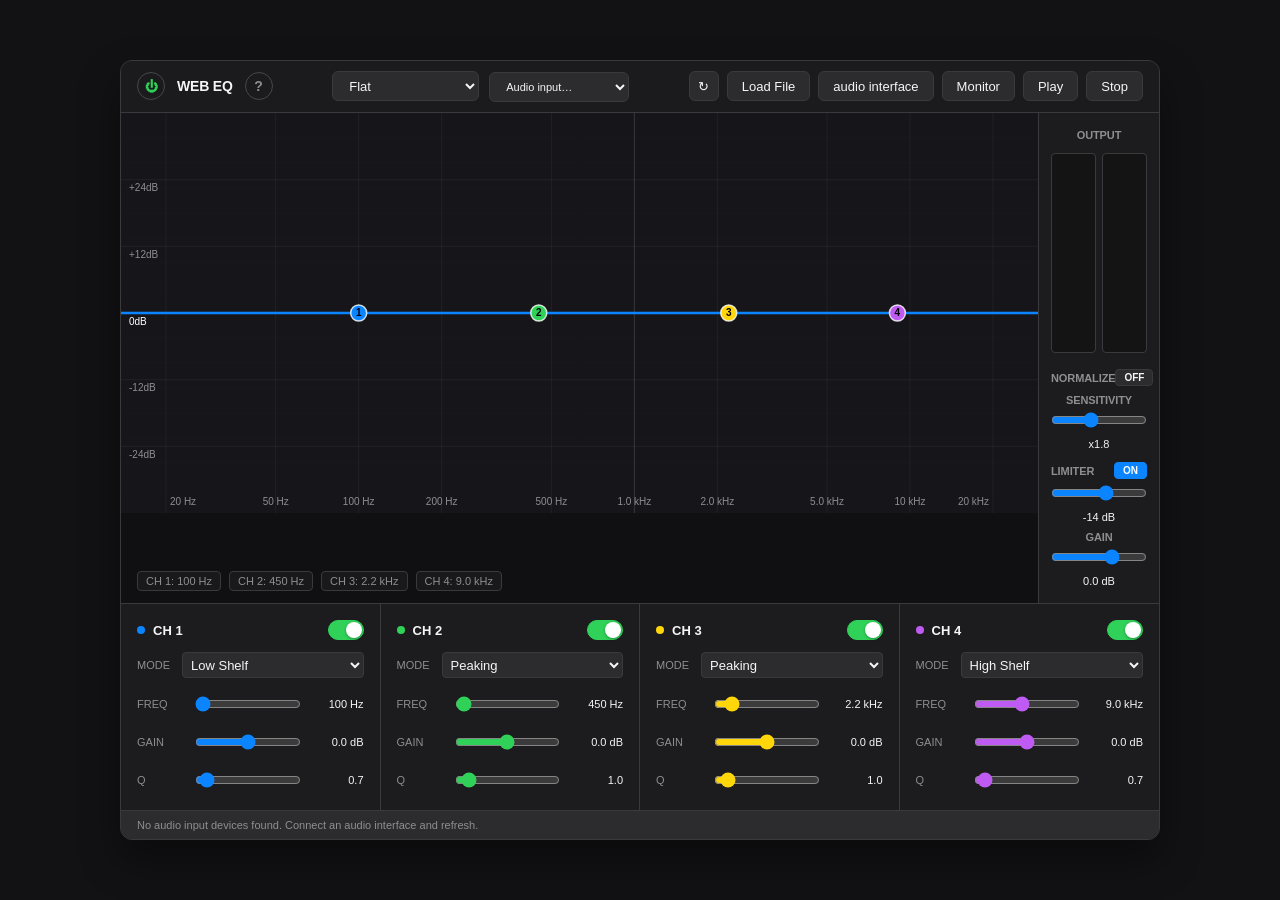
<file: index.html>
﻿<!DOCTYPE html>
<html lang="ja">
<head>
  <meta http-equiv="Content-Type" content="text/html; charset=UTF-8">
  <meta name="viewport" content="width=device-width, initial-scale=1.0, viewport-fit=cover">
  <title>WEB上で使えるイコライザー　WEB EQ Controller</title>
  <meta name="description" content="インストールの必要なし！ブラウザ上でyoutubeの動画や音楽、音声ファイルやPCのシステム音声をリアルタイムに調整・可視化できる、無料の高性能Webイコライザー（WEB EQ）です。重低音強化やボーカル強調のプリセットも完備。">
  <meta name="google-site-verification" content="O4bu69EbOHojM_zJ1Ljj85fGA71X43yEXnDJC61VNgg" />
  <link rel="stylesheet" href="css/studio-eq.css">
</head>
<body>

  <main class="eq-shell" aria-label="Professional Audio Equalizer">
    <section class="topbar">
      <div class="brand">
        <button class="power" id="power" title="Bypass">⏻</button>
        <div class="title">WEB EQ </div>
        <button class="help-button" id="helpOpen" type="button" title="使い方ガイド" aria-haspopup="dialog" aria-controls="helpDialog">?</button>
      </div>
      <div class="preset">
        <select id="preset" title="Preset">
          <option value="flat">Flat</option>
          <option value="vocal">Vocal Presence</option>
          <option value="bass">Tight Bass</option>
          <option value="mix">Mix Polish</option>
          <option value="air">Air Lift</option>
          <option value="deepcut">Deep Cut Test</option>
          <option value="telephone">Telephone Check</option>
        </select>
        <select id="audioInputDevice" class="device-select" title="Audio interface / input device">
          <option value="">Audio input…</option>
        </select>
      </div>
      <div class="transport">
        <input class="file-input-hidden" id="file" type="file" accept="audio/*,.mp3,.m4a,.wav,.flac,.ogg,.aac,.aiff,.webm" title="Audio file">
        <button class="icon-button compact" id="refreshInputs" type="button" title="Refresh audio input devices">↻</button>
        <button class="icon-button file-button" id="loadFile" type="button" title="Load audio file from device">Load File</button>
        <button class="icon-button input-button" id="liveInput" type="button" title="Live input from audio interface">audio interface</button>
        <button class="icon-button monitor-button" id="monitor" title="PC audio monitor">Monitor</button>
        <button class="icon-button" id="play" title="Play / Pause">Play</button>
        <button class="icon-button" id="stop" title="Stop">Stop</button>
      </div>
    </section>

    <section class="main">
      <div class="graph-wrap">
        <canvas id="graph" width="1280" height="588" tabindex="0"></canvas>
        <div class="readout" id="readout"></div>
      </div>
      <aside class="meter-panel">
        <div class="meter-label">OUTPUT</div>
        <div class="meters">
          <div class="meter"><div class="meter-fill" id="meterL"></div></div>
          <div class="meter"><div class="meter-fill" id="meterR"></div></div>
        </div>
        <div class="output">
          <div class="value-group">
            <div class="limit-row">
              <div class="meter-label">NORMALIZE</div>
              <button class="limit-toggle" id="normalizeToggle">OFF</button>
            </div>
          </div>
          <div class="value-group">
            <div class="meter-label">SENSITIVITY</div>
            <input id="eqSensitivity" type="range" min="1" max="3" step="0.1" value="1.8">
            <div class="value" id="eqSensitivityText">x1.8</div>
          </div>
          <div class="value-group">
            <div class="limit-row">
              <div class="meter-label">LIMITER</div>
              <button class="limit-toggle active-on" id="limiterToggle">ON</button>
            </div>
            <input id="limiterThreshold" type="range" min="-30" max="-3" step="1" value="-14">
            <div class="value" id="limiterText">-14 dB</div>
          </div>
          <div class="value-group">
            <div class="meter-label">GAIN</div>
            <input id="outputGain" type="range" min="-24" max="12" step="0.1" value="0">
            <div class="value" id="outputText">0.0 dB</div>
          </div>
        </div>
      </aside>
    </section>

    <section class="bands" id="bands"></section>
    
    <div class="status" id="status">Load File / Live In / Monitor から音源を選んでください。Live In は接続中のオーディオインターフェース入力に対応します。</div>
  </main>

  <div class="help-backdrop" id="helpBackdrop" aria-hidden="true">
    <div class="help-dialog" id="helpDialog" role="dialog" aria-modal="true" aria-labelledby="helpTitle">
      <div class="help-header">
        <h2 id="helpTitle">WEB EQ 使い方ガイド</h2>
        <button class="help-close" id="helpClose" type="button" title="閉じる" aria-label="閉じる">×</button>
      </div>
      <div class="help-body">
        <div class="help-tip">
          <strong>はじめに：</strong> 音源の入力方法は3種類あります。Load File（ファイル再生）、audio interface（オーディオIF入力）、Monitor（PCシステム音声）。いずれか1つだけが同時に動作します。
        </div>

        <section class="help-section">
          <h3>音源の選び方</h3>
          <ul>
            <li><strong>Load File</strong> — スマホ・PC内の音楽ファイル（MP3 / M4A / WAV など）を読み込みます。ファイル選択後、<strong>Play</strong> で再生開始、<strong>Stop</strong> で停止します。</li>
            <li><strong>↻（更新）</strong> — 接続中の入力デバイス一覧を更新します。初回はブラウザのマイク許可が必要です。</li>
            <li><strong>Audio input…</strong> — オーディオインターフェースなど、使用する入力デバイスを選びます。</li>
            <li><strong>audio interface</strong> — 選んだ入力から楽器などのライブ音をリアルタイムで EQ に通します。接続中は <strong>Disconnect</strong> 表示になります。ヘッドホン使用を推奨します。</li>
            <li><strong>Monitor</strong> — PC のシステム音声（ブラウザなど）をキャプチャして EQ に通します。画面共有ダイアログで「システム音声を共有」を有効にしてください（PC・Chrome / Edge 向け）。</li>
          </ul>
        </section>

        <section class="help-section">
          <h3>プリセット（Preset）</h3>
          <p>上部の Preset ドロップダウンから、あらかじめ用意された EQ 設定を読み込めます。</p>
          <ul>
            <li><strong>Flat</strong> — フラット（基準）</li>
            <li><strong>Vocal Presence</strong> — ボーカルを前に出す</li>
            <li><strong>Tight Bass</strong> — タイトな低音</li>
            <li><strong>Mix Polish</strong> — ミックス全体を整える</li>
            <li><strong>Air Lift</strong> — 高音・空気感を強調</li>
            <li><strong>Deep Cut Test / Telephone Check</strong> — テスト用の極端な設定</li>
          </ul>
        </section>

        <section class="help-section">
          <h3>EQ グラフ（周波数レスポンス）</h3>
          <ul>
            <li>青い曲線が、現在の EQ 設定による周波数特性です。</li>
            <li>色付きの丸（CH 1〜4）をドラッグして、周波数（左右）とゲイン（上下）を調整できます。</li>
            <li>グラフをクリックして選択後、<strong>矢印キー</strong>で微調整。Shift + 矢印キーで大きく移動します。</li>
            <li>再生中・ライブ入力中は、波形（緑）とスペクトラム（青バー）がリアルタイム表示されます。</li>
          </ul>
        </section>

        <section class="help-section">
          <h3>4バンド EQ（CH 1〜4）</h3>
          <ul>
            <li><strong>トグルスイッチ</strong> — 各バンドの ON / OFF</li>
            <li><strong>MODE</strong> — High Pass / Low Shelf / Peaking / High Shelf / Low Pass</li>
            <li><strong>FREQ</strong> — 中心周波数（20 Hz 〜 20 kHz）</li>
            <li><strong>GAIN</strong> — ブースト / カット量（-30 〜 +30 dB）</li>
            <li><strong>Q</strong> — バンドの鋭さ（値が大きいほど狭い帯域）</li>
          </ul>
        </section>

        <section class="help-section">
          <h3>出力コントロール（右パネル）</h3>
          <ul>
            <li><strong>OUTPUT メーター</strong> — 出力レベルを表示。赤くなったらクリップ（音割れ）の可能性があります。</li>
            <li><strong>NORMALIZE</strong> — 音量を自動で一定に保つ機能。ON にすると入力レベルのばらつきを抑えます。</li>
            <li><strong>SENSITIVITY</strong> — EQ 操作の感度。値を上げるとスライダー・グラフ操作の効きが強くなります。</li>
            <li><strong>LIMITER</strong> — 出力の上限を制限して音割れを防ぎます。Threshold で作動レベルを調整。</li>
            <li><strong>GAIN</strong> — 最終出力音量（-24 〜 +12 dB）</li>
          </ul>
        </section>

        <section class="help-section">
          <h3>⏻ 電源ボタン（Bypass）</h3>
          <p>EQ 処理をバイパスし、音源をそのまま出力します。A/B 比較（EQ あり / なし）に使えます。OFF 状態ではグラフの曲線がグレー表示になります。</p>
        </section>

        <section class="help-section">
          <h3>おすすめの使い方</h3>
          <ul>
            <li><strong>スマホ</strong> — Load File で曲を読み込み → Play → プリセットや EQ で調整</li>
            <li><strong>楽器・マイク</strong> — オーディオ IF を接続 → ↻ でデバイス更新 → 入力選択 → audio interface</li>
            <li><strong>PC の音</strong> — Monitor でシステム音声をキャプチャ → EQ で調整</li>
          </ul>
          <p>下部のステータスバーに、現在の状態やエラーメッセージが表示されます。</p>
        </section>
      </div>
    </div>
  </div>
  <script src="js/config.js"></script>
  <script src="js/state.js"></script>
  <script src="js/dom.js"></script>
  <script src="js/graph.js"></script>
  <script src="js/audio.js"></script>
  <script src="js/app.js"></script>
</body>
</html>
</file>
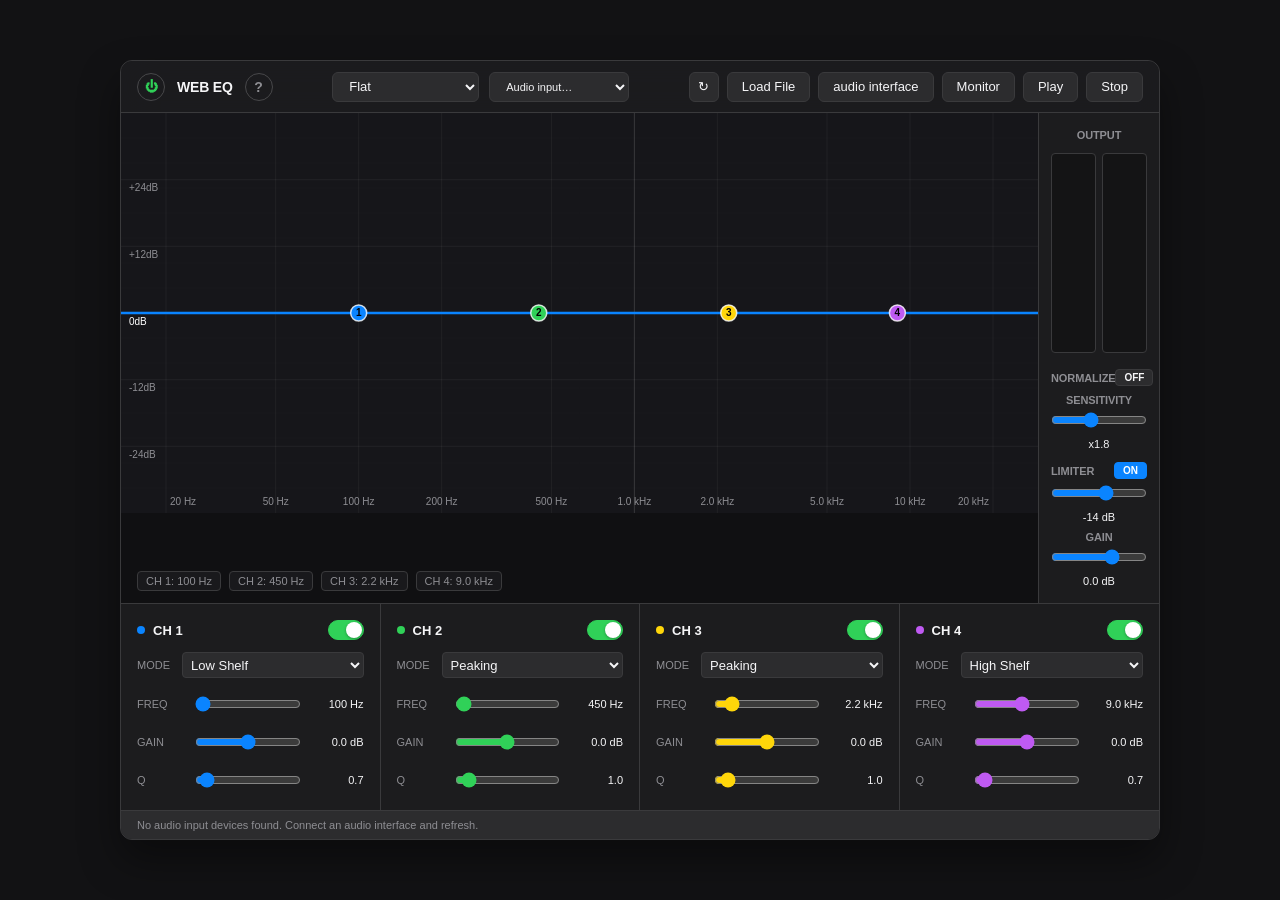
<file: index.html.html>
﻿<!DOCTYPE html>
<html lang="ja">
<head>
  <meta http-equiv="Content-Type" content="text/html; charset=UTF-8">
  <meta name="viewport" content="width=device-width, initial-scale=1.0, viewport-fit=cover">
  <title>WEB上で使えるイコライザー　WEB EQ Controller</title>
  <meta name="description" content="インストールの必要なし！ブラウザ上で音楽ファイルやPCのシステム音声をリアルタイムに調整・可視化できる、無料の高性能Webイコライザー（WEB EQ）です。重低音強化やボーカル強調のプリセットも完備。">
  <meta name="google-site-verification" content="O4bu69EbOHojM_zJ1Ljj85fGA71X43yEXnDJC61VNgg" />
  <link rel="stylesheet" href="css/studio-eq.css">
</head>
<body>

  <main class="eq-shell" aria-label="Professional Audio Equalizer">
    <section class="topbar">
      <div class="brand">
        <button class="power" id="power" title="Bypass">⏻</button>
        <div class="title">WEB EQ </div>
        <button class="help-button" id="helpOpen" type="button" title="使い方ガイド" aria-haspopup="dialog" aria-controls="helpDialog">?</button>
      </div>
      <div class="preset">
        <select id="preset" title="Preset">
          <option value="flat">Flat</option>
          <option value="vocal">Vocal Presence</option>
          <option value="bass">Tight Bass</option>
          <option value="mix">Mix Polish</option>
          <option value="air">Air Lift</option>
          <option value="deepcut">Deep Cut Test</option>
          <option value="telephone">Telephone Check</option>
        </select>
        <select id="audioInputDevice" class="device-select" title="Audio interface / input device">
          <option value="">Audio input…</option>
        </select>
      </div>
      <div class="transport">
        <input class="file-input-hidden" id="file" type="file" accept="audio/*,.mp3,.m4a,.wav,.flac,.ogg,.aac,.aiff,.webm" title="Audio file">
        <button class="icon-button compact" id="refreshInputs" type="button" title="Refresh audio input devices">↻</button>
        <button class="icon-button file-button" id="loadFile" type="button" title="Load audio file from device">Load File</button>
        <button class="icon-button input-button" id="liveInput" type="button" title="Live input from audio interface">audio interface</button>
        <button class="icon-button monitor-button" id="monitor" title="PC audio monitor">Monitor</button>
        <button class="icon-button" id="play" title="Play / Pause">Play</button>
        <button class="icon-button" id="stop" title="Stop">Stop</button>
      </div>
    </section>

    <section class="main">
      <div class="graph-wrap">
        <canvas id="graph" width="1280" height="588" tabindex="0"></canvas>
        <div class="readout" id="readout"></div>
      </div>
      <aside class="meter-panel">
        <div class="meter-label">OUTPUT</div>
        <div class="meters">
          <div class="meter"><div class="meter-fill" id="meterL"></div></div>
          <div class="meter"><div class="meter-fill" id="meterR"></div></div>
        </div>
        <div class="output">
          <div class="value-group">
            <div class="limit-row">
              <div class="meter-label">NORMALIZE</div>
              <button class="limit-toggle" id="normalizeToggle">OFF</button>
            </div>
          </div>
          <div class="value-group">
            <div class="meter-label">SENSITIVITY</div>
            <input id="eqSensitivity" type="range" min="1" max="3" step="0.1" value="1.8">
            <div class="value" id="eqSensitivityText">x1.8</div>
          </div>
          <div class="value-group">
            <div class="limit-row">
              <div class="meter-label">LIMITER</div>
              <button class="limit-toggle active-on" id="limiterToggle">ON</button>
            </div>
            <input id="limiterThreshold" type="range" min="-30" max="-3" step="1" value="-14">
            <div class="value" id="limiterText">-14 dB</div>
          </div>
          <div class="value-group">
            <div class="meter-label">GAIN</div>
            <input id="outputGain" type="range" min="-24" max="12" step="0.1" value="0">
            <div class="value" id="outputText">0.0 dB</div>
          </div>
        </div>
      </aside>
    </section>

    <section class="bands" id="bands"></section>
    
    <div class="status" id="status">Load File / Live In / Monitor から音源を選んでください。Live In は接続中のオーディオインターフェース入力に対応します。</div>
  </main>

  <div class="help-backdrop" id="helpBackdrop" aria-hidden="true">
    <div class="help-dialog" id="helpDialog" role="dialog" aria-modal="true" aria-labelledby="helpTitle">
      <div class="help-header">
        <h2 id="helpTitle">WEB EQ 使い方ガイド</h2>
        <button class="help-close" id="helpClose" type="button" title="閉じる" aria-label="閉じる">×</button>
      </div>
      <div class="help-body">
        <div class="help-tip">
          <strong>はじめに：</strong> 音源の入力方法は3種類あります。Load File（ファイル再生）、audio interface（オーディオIF入力）、Monitor（PCシステム音声）。いずれか1つだけが同時に動作します。
        </div>

        <section class="help-section">
          <h3>音源の選び方</h3>
          <ul>
            <li><strong>Load File</strong> — スマホ・PC内の音楽ファイル（MP3 / M4A / WAV など）を読み込みます。ファイル選択後、<strong>Play</strong> で再生開始、<strong>Stop</strong> で停止します。</li>
            <li><strong>↻（更新）</strong> — 接続中の入力デバイス一覧を更新します。初回はブラウザのマイク許可が必要です。</li>
            <li><strong>Audio input…</strong> — オーディオインターフェースなど、使用する入力デバイスを選びます。</li>
            <li><strong>audio interface</strong> — 選んだ入力から楽器などのライブ音をリアルタイムで EQ に通します。接続中は <strong>Disconnect</strong> 表示になります。ヘッドホン使用を推奨します。</li>
            <li><strong>Monitor</strong> — PC のシステム音声（ブラウザ・DAW など）をキャプチャして EQ に通します。画面共有ダイアログで「システム音声を共有」を有効にしてください（PC・Chrome / Edge 向け）。</li>
          </ul>
        </section>

        <section class="help-section">
          <h3>プリセット（Preset）</h3>
          <p>上部の Preset ドロップダウンから、あらかじめ用意された EQ 設定を読み込めます。</p>
          <ul>
            <li><strong>Flat</strong> — フラット（基準）</li>
            <li><strong>Vocal Presence</strong> — ボーカルを前に出す</li>
            <li><strong>Tight Bass</strong> — タイトな低音</li>
            <li><strong>Mix Polish</strong> — ミックス全体を整える</li>
            <li><strong>Air Lift</strong> — 高音・空気感を強調</li>
            <li><strong>Deep Cut Test / Telephone Check</strong> — テスト用の極端な設定</li>
          </ul>
        </section>

        <section class="help-section">
          <h3>EQ グラフ（周波数レスポンス）</h3>
          <ul>
            <li>青い曲線が、現在の EQ 設定による周波数特性です。</li>
            <li>色付きの丸（CH 1〜4）をドラッグして、周波数（左右）とゲイン（上下）を調整できます。</li>
            <li>グラフをクリックして選択後、<strong>矢印キー</strong>で微調整。Shift + 矢印キーで大きく移動します。</li>
            <li>再生中・ライブ入力中は、波形（緑）とスペクトラム（青バー）がリアルタイム表示されます。</li>
          </ul>
        </section>

        <section class="help-section">
          <h3>4バンド EQ（CH 1〜4）</h3>
          <ul>
            <li><strong>トグルスイッチ</strong> — 各バンドの ON / OFF</li>
            <li><strong>MODE</strong> — High Pass / Low Shelf / Peaking / High Shelf / Low Pass</li>
            <li><strong>FREQ</strong> — 中心周波数（20 Hz 〜 20 kHz）</li>
            <li><strong>GAIN</strong> — ブースト / カット量（-30 〜 +30 dB）</li>
            <li><strong>Q</strong> — バンドの鋭さ（値が大きいほど狭い帯域）</li>
          </ul>
        </section>

        <section class="help-section">
          <h3>出力コントロール（右パネル）</h3>
          <ul>
            <li><strong>OUTPUT メーター</strong> — 出力レベルを表示。赤くなったらクリップ（音割れ）の可能性があります。</li>
            <li><strong>NORMALIZE</strong> — 音量を自動で一定に保つ機能。ON にすると入力レベルのばらつきを抑えます。</li>
            <li><strong>SENSITIVITY</strong> — EQ 操作の感度。値を上げるとスライダー・グラフ操作の効きが強くなります。</li>
            <li><strong>LIMITER</strong> — 出力の上限を制限して音割れを防ぎます。Threshold で作動レベルを調整。</li>
            <li><strong>GAIN</strong> — 最終出力音量（-24 〜 +12 dB）</li>
          </ul>
        </section>

        <section class="help-section">
          <h3>⏻ 電源ボタン（Bypass）</h3>
          <p>EQ 処理をバイパスし、音源をそのまま出力します。A/B 比較（EQ あり / なし）に使えます。OFF 状態ではグラフの曲線がグレー表示になります。</p>
        </section>

        <section class="help-section">
          <h3>おすすめの使い方</h3>
          <ul>
            <li><strong>スマホ</strong> — Load File で曲を読み込み → Play → プリセットや EQ で調整</li>
            <li><strong>楽器・マイク</strong> — オーディオ IF を接続 → ↻ でデバイス更新 → 入力選択 → audio interface</li>
            <li><strong>PC の音</strong> — Monitor でシステム音声をキャプチャ → EQ で調整</li>
          </ul>
          <p>下部のステータスバーに、現在の状態やエラーメッセージが表示されます。</p>
        </section>
      </div>
    </div>
  </div>
  <script src="js/config.js"></script>
  <script src="js/state.js"></script>
  <script src="js/dom.js"></script>
  <script src="js/graph.js"></script>
  <script src="js/audio.js"></script>
  <script src="js/app.js"></script>
</body>
</html>
</file>
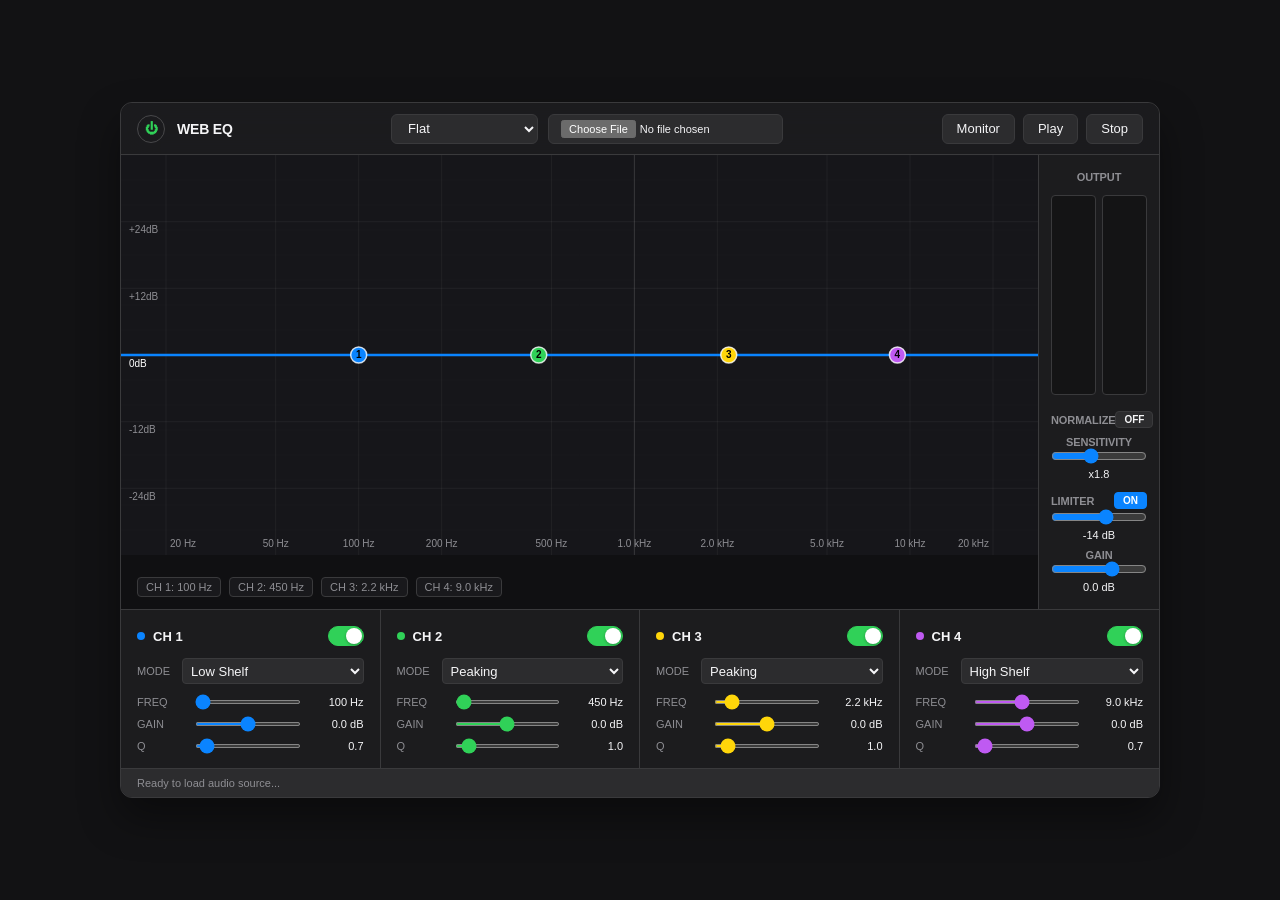
<file: Studio EQ - copy.html>
<!DOCTYPE html>
<html lang="ja">
<head>
  <meta http-equiv="Content-Type" content="text/html; charset=UTF-8">
  <meta name="viewport" content="width=device-width, initial-scale=1.0, viewport-fit=cover">
  <title>Pro EQ Controller</title>
  <style>
    :root {
      color-scheme: dark;
      --bg: #121214;
      --panel: #1c1c1e;
      --panel-secondary: #2c2c2e;
      --border: #3a3a3c;
      --border-light: #48484a;
      --text: #f5f5f7;
      --text-muted: #8e8e93;
      
      /* Apple風の上品で洗練されたカラーパレット */
      --accent: #0a84ff;       /* Apple Blue */
      --accent-disabled: #3a3a3c;
      --green: #30d158;        /* Apple Green */
      --amber: #ffd60a;        /* Apple Yellow */
      --red: #ff453a;          /* Apple Red */
      --violet: #bf5af2;       /* Apple Purple */
    }

    * {
      box-sizing: border-box;
      margin: 0;
      padding: 0;
    }

    body {
      min-height: 100vh;
      background-color: var(--bg);
      color: var(--text);
      font-family: -apple-system, BlinkMacSystemFont, "Segoe UI", Roboto, "Helvetica Neue", Arial, sans-serif;
      display: grid;
      place-items: center;
      padding: max(16px, env(safe-area-inset-top)) max(16px, env(safe-area-inset-right)) max(16px, env(safe-area-inset-bottom)) max(16px, env(safe-area-inset-left));
      -webkit-font-smoothing: antialiased;
    }

    button, select, input {
      font-family: inherit;
      font-size: 13px;
      outline: none;
    }

    /* メインコンテナ */
    .eq-shell {
      width: 100%;
      max-width: 1040px;
      background-color: var(--panel);
      border: 1px solid var(--border);
      border-radius: 12px;
      box-shadow: 0 20px 40px rgba(0, 0, 0, 0.4);
      overflow: hidden;
    }

    /* トップヘッダーバー */
    .topbar {
      height: 52px;
      display: grid;
      grid-template-columns: auto 1fr auto;
      align-items: center;
      gap: 16px;
      padding: 0 16px;
      background-color: rgba(28, 28, 30, 0.8);
      border-bottom: 1px solid var(--border);
      backdrop-filter: blur(20px);
      -webkit-backdrop-filter: blur(20px);
    }

    .brand {
      display: flex;
      align-items: center;
      gap: 12px;
    }

    /* 電源ボタン */
    .power {
      width: 28px;
      height: 28px;
      border: 1px solid var(--border-light);
      border-radius: 50%;
      color: var(--green);
      background: transparent;
      display: grid;
      place-items: center;
      cursor: pointer;
      font-weight: 600;
      transition: all 0.2s ease;
    }
    .power:hover {
      background-color: rgba(48, 209, 88, 0.1);
      border-color: var(--green);
    }
    .power.off {
      color: var(--text-muted);
      border-color: var(--border);
    }
    .power.off:hover {
      background-color: rgba(255, 255, 255, 0.05);
    }

    .title {
      font-size: 14px;
      font-weight: 600;
      color: var(--text);
      letter-spacing: -0.2px;
    }

    /* プリセット・ファイルセクション */
    .preset {
      display: flex;
      align-items: center;
      gap: 10px;
      justify-content: center;
    }

    .preset select,
    .file-input {
      height: 30px;
      color: var(--text);
      background-color: var(--panel-secondary);
      border: 1px solid var(--border);
      border-radius: 6px;
      padding: 0 12px;
      cursor: pointer;
      transition: border-color 0.15s ease;
    }
    .preset select:hover,
    .file-input:hover {
      border-color: var(--border-light);
    }
    .preset select:focus {
      border-color: var(--accent);
    }

    .file-input {
      max-width: 240px;
      font-size: 11px;
      padding-top: 5px;
    }

    /* トランスポートボタン */
    .transport {
      display: flex;
      align-items: center;
      gap: 8px;
    }

    .icon-button {
      height: 30px;
      padding: 0 14px;
      border: 1px solid var(--border);
      border-radius: 6px;
      color: var(--text);
      background-color: var(--panel-secondary);
      cursor: pointer;
      font-weight: 500;
      display: inline-flex;
      align-items: center;
      justify-content: center;
      transition: all 0.15s ease;
    }
    .icon-button:hover {
      background-color: var(--border);
    }
    .icon-button:active {
      transform: scale(0.98);
    }

    .monitor-button.active {
      color: #fff;
      background-color: var(--accent);
      border-color: var(--accent);
    }

    /* メインコンテンツエリア */
    .main {
      display: grid;
      grid-template-columns: 1fr 120px;
      background-color: #0a0a0c;
    }

    /* グラフ周り */
    .graph-wrap {
      position: relative;
      background-color: #101012;
      border-right: 1px solid var(--border);
    }

    canvas {
      display: block;
      width: 100%;
      height: 400px;
      touch-action: none;
      outline: none;
    }

    .readout {
      position: absolute;
      left: 16px;
      bottom: 12px;
      right: 16px;
      display: flex;
      flex-wrap: wrap;
      gap: 8px;
      pointer-events: none;
    }

    .pill {
      background: rgba(28, 28, 30, 0.85);
      border: 1px solid var(--border);
      border-radius: 4px;
      padding: 3px 8px;
      font-size: 11px;
      color: var(--text-muted);
    }

    /* 右側ボリュームメーター・マスターセクション */
    .meter-panel {
      background-color: var(--panel);
      display: flex;
      flex-direction: column;
      gap: 12px;
      padding: 16px 12px;
    }

    .meter-label {
      color: var(--text-muted);
      font-size: 11px;
      font-weight: 600;
      text-align: center;
      letter-spacing: -0.1px;
    }

    .meters {
      display: grid;
      grid-template-columns: 1fr 1fr;
      gap: 6px;
      flex-grow: 1;
      min-height: 200px;
    }

    .meter {
      position: relative;
      background-color: rgba(0, 0, 0, 0.3);
      border: 1px solid var(--border);
      border-radius: 4px;
      overflow: hidden;
    }

    .meter-fill {
      position: absolute;
      left: 0;
      right: 0;
      bottom: 0;
      height: 0%;
      /* デフォルトカラー：0dB未満はCubase風の鮮やかなグリーン〜イエロー系 */
      background: linear-gradient(to top, #2ce65e, #e6c82c 85%);
      transition: height .05s linear;
    }
    
    /* 0dBオーバー時（クリップ）に適用されるクラス */
    .meter-fill.clip {
      background: linear-gradient(to top, #2ce65e, #e6c82c 75%, var(--red));
    }

    .output {
      display: flex;
      flex-direction: column;
      gap: 8px;
    }

    .output input[type="range"] {
      width: 100%;
      accent-color: var(--accent);
    }

    .limit-row {
      display: flex;
      align-items: center;
      justify-content: space-between;
      margin-top: 4px;
    }

    .limit-toggle {
      padding: 2px 8px;
      border: 1px solid var(--border);
      border-radius: 4px;
      color: var(--text);
      background-color: var(--panel-secondary);
      cursor: pointer;
      font-size: 10px;
      font-weight: 600;
    }
    .limit-toggle.active-on {
      background-color: var(--accent);
      border-color: var(--accent);
      color: white;
    }

    .output .value {
      font-size: 11px;
      color: var(--text);
      text-align: center;
      font-weight: 500;
    }

    /* 下部：4つのバンド操作セクション */
    .bands {
      display: grid;
      grid-template-columns: repeat(4, 1fr);
      border-top: 1px solid var(--border);
      background-color: var(--panel);
    }

    .band {
      border-right: 1px solid var(--border);
      padding: 16px;
      display: flex;
      flex-direction: column;
      gap: 12px;
    }
    .band:last-child {
      border-right: 0;
    }

    .band-head {
      display: flex;
      align-items: center;
      justify-content: space-between;
    }

    .band-name {
      display: flex;
      align-items: center;
      gap: 8px;
      font-weight: 600;
      font-size: 13px;
    }

    .dot {
      width: 8px;
      height: 8px;
      border-radius: 50%;
    }

    /* シンプルなApple風スイッチトグル */
    .band-toggle {
      width: 36px;
      height: 20px;
      border-radius: 10px;
      background-color: rgba(255, 255, 255, 0.1);
      border: 1px solid var(--border);
      cursor: pointer;
      position: relative;
      transition: background-color 0.2s ease;
    }
    .band-toggle::after {
      content: "";
      position: absolute;
      width: 16px;
      height: 16px;
      left: 1px;
      top: 1px;
      border-radius: 50%;
      background-color: #fff;
      box-shadow: 0 1px 3px rgba(0,0,0,0.3);
      transition: transform 0.2s ease;
    }
    .band-toggle.on {
      background-color: var(--green);
      border-color: var(--green);
    }
    .band-toggle.on::after {
      transform: translateX(16px);
    }

    .type-row {
      display: grid;
      grid-template-columns: auto 1fr;
      gap: 12px;
      align-items: center;
      font-size: 11px;
      color: var(--text-muted);
    }
    .type-row select {
      height: 26px;
      background-color: var(--panel-secondary);
      border: 1px solid var(--border);
      border-radius: 4px;
      color: var(--text);
      padding: 0 4px;
    }

    .control-grid {
      display: flex;
      flex-direction: column;
      gap: 10px;
    }

    .knob-cell {
      display: grid;
      grid-template-columns: 50px 1fr 55px;
      align-items: center;
      gap: 8px;
    }
    .knob-cell label {
      font-size: 11px;
      color: var(--text-muted);
      font-weight: 500;
    }
    .knob-cell .slider {
      width: 100%;
      height: 4px;
      border-radius: 2px;
      background-color: rgba(255, 255, 255, 0.1);
      accent-color: var(--knob-color);
      cursor: pointer;
    }
    .knob-cell .value {
      font-size: 11px;
      color: var(--text);
      text-align: right;
      font-weight: 500;
    }

    /* 最下部ステータスバー */
    .status {
      padding: 8px 16px;
      color: var(--text-muted);
      font-size: 11px;
      background-color: var(--panel-secondary);
      border-top: 1px solid var(--border);
    }

    /* レスポンシブ設計 */
    @media (max-width: 860px) {
      body { padding: 12px; }
      .topbar { grid-template-columns: 1fr; height: auto; padding: 12px; gap: 12px; }
      .preset { flex-direction: column; align-items: stretch; width: 100%; }
      .file-input { max-width: 100%; }
      .transport { justify-content: center; width: 100%; }
      .main { grid-template-columns: 1fr; }
      .graph-wrap { border-right: 0; border-bottom: 1px solid var(--border); }
      canvas { height: 300px; }
      .meter-panel { flex-direction: row; align-items: center; justify-content: space-between; }
      .meters { min-height: 40px; height: 40px; width: 140px; grid-template-columns: 1fr; grid-template-rows: 1fr 1fr; flex-grow: 0; }
      .meter-fill { top: 0; bottom: 0; width: 0%; height: auto; background: linear-gradient(to right, #2ce65e, #e6c82c 85%); }
      .meter-fill.clip { background: linear-gradient(to right, #2ce65e, #e6c82c 75%, var(--red)); }
      .output { flex-direction: row; flex-grow: 1; align-items: center; justify-content: space-around; gap: 12px; }
      .bands { grid-template-columns: repeat(2, 1fr); }
    }

    @media (max-width: 540px) {
      .bands { grid-template-columns: 1fr; }
    }
  </style>
</head>
<body>

  <main class="eq-shell" aria-label="Professional Audio Equalizer">
    <section class="topbar">
      <div class="brand">
        <button class="power" id="power" title="Bypass">⏻</button>
        <div class="title">WEB EQ </div>
      </div>
      <div class="preset">
        <select id="preset" title="Preset">
          <option value="flat">Flat</option>
          <option value="vocal">Vocal Presence</option>
          <option value="bass">Tight Bass</option>
          <option value="mix">Mix Polish</option>
          <option value="air">Air Lift</option>
          <option value="deepcut">Deep Cut Test</option>
          <option value="telephone">Telephone Check</option>
        </select>
        <input class="file-input" id="file" type="file" accept="audio/*" title="Audio file">
      </div>
      <div class="transport">
        <button class="icon-button monitor-button" id="monitor" title="PC audio monitor">Monitor</button>
        <button class="icon-button" id="play" title="Play / Pause">Play</button>
        <button class="icon-button" id="stop" title="Stop">Stop</button>
      </div>
    </section>

    <section class="main">
      <div class="graph-wrap">
        <canvas id="graph" width="1280" height="588" tabindex="0"></canvas>
        <div class="readout" id="readout"></div>
      </div>
      <aside class="meter-panel">
        <div class="meter-label">OUTPUT</div>
        <div class="meters">
          <div class="meter"><div class="meter-fill" id="meterL"></div></div>
          <div class="meter"><div class="meter-fill" id="meterR"></div></div>
        </div>
        <div class="output">
          <div class="value-group">
            <div class="limit-row">
              <div class="meter-label">NORMALIZE</div>
              <button class="limit-toggle" id="normalizeToggle">OFF</button>
            </div>
          </div>
          <div class="value-group">
            <div class="meter-label">SENSITIVITY</div>
            <input id="eqSensitivity" type="range" min="1" max="3" step="0.1" value="1.8">
            <div class="value" id="eqSensitivityText">x1.8</div>
          </div>
          <div class="value-group">
            <div class="limit-row">
              <div class="meter-label">LIMITER</div>
              <button class="limit-toggle active-on" id="limiterToggle">ON</button>
            </div>
            <input id="limiterThreshold" type="range" min="-30" max="-3" step="1" value="-14">
            <div class="value" id="limiterText">-14 dB</div>
          </div>
          <div class="value-group">
            <div class="meter-label">GAIN</div>
            <input id="outputGain" type="range" min="-24" max="12" step="0.1" value="0">
            <div class="value" id="outputText">0.0 dB</div>
          </div>
        </div>
      </aside>
    </section>

    <section class="bands" id="bands"></section>
    
    <div class="status" id="status">Ready to load audio source...</div>
  </main>

  <script>
    const colors = ["#0a84ff", "#30d158", "#ffd60a", "#bf5af2"];
    const presets = {
      flat: [
        { on: true, type: "lowshelf", freq: 100, gain: 0, q: .7 },
        { on: true, type: "peaking", freq: 450, gain: 0, q: 1 },
        { on: true, type: "peaking", freq: 2200, gain: 0, q: 1 },
        { on: true, type: "highshelf", freq: 9000, gain: 0, q: .7 }
      ],
      vocal: [
        { on: true, type: "highpass", freq: 85, gain: 0, q: .8 },
        { on: true, type: "peaking", freq: 280, gain: -2.5, q: 1.15 },
        { on: true, type: "peaking", freq: 3200, gain: 3.2, q: 1.05 },
        { on: true, type: "highshelf", freq: 10500, gain: 2.1, q: .7 }
      ],
      bass: [
        { on: true, type: "highpass", freq: 38, gain: 0, q: .7 },
        { on: true, type: "peaking", freq: 78, gain: 3.4, q: .9 },
        { on: true, type: "peaking", freq: 260, gain: -3.1, q: 1.1 },
        { on: true, type: "highshelf", freq: 6200, gain: 1, q: .7 }
      ],
      mix: [
        { on: true, type: "lowshelf", freq: 90, gain: 1.2, q: .7 },
        { on: true, type: "peaking", freq: 380, gain: -1.8, q: 1.2 },
        { on: true, type: "peaking", freq: 2600, gain: 1.4, q: .9 },
        { on: true, type: "highshelf", freq: 11800, gain: 1.8, q: .7 }
      ],
      air: [
        { on: true, type: "lowshelf", freq: 120, gain: -1, q: .7 },
        { on: true, type: "peaking", freq: 700, gain: -.8, q: 1 },
        { on: true, type: "peaking", freq: 4500, gain: 1.8, q: .85 },
        { on: true, type: "highshelf", freq: 13000, gain: 4.4, q: .65 }
      ],
      deepcut: [
        { on: true, type: "lowshelf", freq: 120, gain: 8, q: .7 },
        { on: true, type: "peaking", freq: 500, gain: -12, q: 1.8 },
        { on: true, type: "peaking", freq: 3000, gain: 9, q: 1.3 },
        { on: true, type: "highshelf", freq: 9000, gain: 7, q: .7 }
      ],
      telephone: [
        { on: true, type: "highpass", freq: 320, gain: 0, q: 1.1 },
        { on: true, type: "peaking", freq: 900, gain: 5, q: 1.6 },
        { on: true, type: "peaking", freq: 2600, gain: 6, q: 1.4 },
        { on: true, type: "lowpass", freq: 3600, gain: 0, q: 1.1 }
      ]
    };

    let bands = JSON.parse(JSON.stringify(presets.flat));
    let audioContext;
    let sourceNode;
    let buffer;
    let startedAt = 0;
    let pausedAt = 0;
    let playing = false;
    let analyser;
    let masterGain;
    let limiter;
    let filters = [];
    let dragging = null;
    let selectedBandIndex = 0;
    let bypass = false;
    let limiterOn = true;
    let monitorStream;
    let monitorSource;
    let monitoring = false;
    let liveDraw = false;

    // ノーマライズ用変数
    let normalizeOn = false;
    let normalizeGainNode;
    let normalizeProcessor;
    let currentNormalizeGain = 1.0;
    const targetRMS = 0.15; // ターゲットとなる音量の基準値

    // 【改善】左右の余白（パディング）を設定して文字見切れを防ぐ
    const GRAPH_PADDING_X = 45; 

    const graph = document.getElementById("graph");
    const ctx = graph.getContext("2d");
    const bandPanel = document.getElementById("bands");
    const readout = document.getElementById("readout");
    const status = document.getElementById("status");
    const monitorButton = document.getElementById("monitor");
    const playButton = document.getElementById("play");
    const stopButton = document.getElementById("stop");
    const powerButton = document.getElementById("power");
    const meterL = document.getElementById("meterL");
    const meterR = document.getElementById("meterR");
    const eqSensitivity = document.getElementById("eqSensitivity");
    const eqSensitivityText = document.getElementById("eqSensitivityText");
    const limiterToggle = document.getElementById("limiterToggle");
    const limiterThreshold = document.getElementById("limiterThreshold");
    const limiterText = document.getElementById("limiterText");
    const outputGain = document.getElementById("outputGain");
    const outputText = document.getElementById("outputText");
    const normalizeToggle = document.getElementById("normalizeToggle");

    function freqToX(freq) {
      const min = Math.log10(20);
      const max = Math.log10(20000);
      const innerWidth = graph.width - (GRAPH_PADDING_X * 2);
      const pct = (Math.log10(freq) - min) / (max - min);
      return GRAPH_PADDING_X + (pct * innerWidth);
    }

    function xToFreq(x) {
      const min = Math.log10(20);
      const max = Math.log10(20000);
      const innerWidth = graph.width - (GRAPH_PADDING_X * 2);
      const pct = (x - GRAPH_PADDING_X) / innerWidth;
      const safePct = Math.max(0, Math.min(1, pct));
      return 10 ** (min + safePct * (max - min));
    }

    function gainToY(gain) {
      return graph.height * (.5 - effectiveGain(gain) / 72);
    }

    function yToGain(y) {
      const gain = ((.5 - y / graph.height) * 72) / Number(eqSensitivity.value);
      return Math.max(-30, Math.min(30, gain));
    }

    function effectiveGain(gain) {
      return gain * Number(eqSensitivity.value);
    }

    function dbToGain(db) {
      return 10 ** (db / 20);
    }

    function formatFreq(freq) {
      return freq >= 1000 ? `${(freq / 1000).toFixed(freq < 10000 ? 1 : 0)} kHz` : `${Math.round(freq)} Hz`;
    }

    function setupCanvas() {
      const rect = graph.getBoundingClientRect();
      const ratio = window.devicePixelRatio || 1;
      graph.width = Math.max(640, Math.round(rect.width * ratio));
      graph.height = Math.round(rect.height * ratio);
      ctx.setTransform(ratio, 0, 0, ratio, 0, 0);
      draw();
    }

    function graphSize() {
      return { w: graph.width / (window.devicePixelRatio || 1), h: graph.height / (window.devicePixelRatio || 1) };
    }

    function responseAt(freq, band) {
      if (!band.on) return 0;
      if (band.type === "highpass") {
        const ratio = freq / band.freq;
        return -24 / (1 + ratio ** (band.q * 5));
      }
      if (band.type === "lowpass") {
        const ratio = band.freq / freq;
        return -24 / (1 + ratio ** (band.q * 5));
      }
      if (band.type === "lowshelf") {
        return effectiveGain(band.gain) / (1 + (freq / band.freq) ** 2);
      }
      if (band.type === "highshelf") {
        return effectiveGain(band.gain) / (1 + (band.freq / freq) ** 2);
      }
      const oct = Math.log2(freq / band.freq);
      return effectiveGain(band.gain) * Math.exp(-0.5 * (oct * band.q * 1.7) ** 2);
    }

    function drawGrid(w, h) {
      ctx.clearRect(0, 0, w, h);
      ctx.fillStyle = "#16161a";
      ctx.fillRect(0, 0, w, h);

      // 細かい背景グリッド
      ctx.strokeStyle = "rgba(255, 255, 255, 0.02)";
      ctx.lineWidth = 0.5;
      for(let gx=0; gx<w; gx+=25) {
        ctx.beginPath(); ctx.moveTo(gx, 0); ctx.lineTo(gx, h); ctx.stroke();
      }
      for(let gy=0; gy<h; gy+=25) {
        ctx.beginPath(); ctx.moveTo(0, gy); ctx.lineTo(w, gy); ctx.stroke();
      }

      // 周波数垂直線線の描画
      const freqs = [20, 50, 100, 200, 500, 1000, 2000, 5000, 10000, 20000];
      ctx.font = "10px -apple-system, sans-serif";
      ctx.textBaseline = "top";
      freqs.forEach(freq => {
        const x = freqToX(freq) / (window.devicePixelRatio || 1);
        ctx.strokeStyle = freq === 1000 ? "rgba(255, 255, 255, 0.15)" : "rgba(255, 255, 255, 0.05)";
        ctx.lineWidth = 1;
        ctx.beginPath(); ctx.moveTo(x, 0); ctx.lineTo(x, h); ctx.stroke();
        
        ctx.fillStyle = "#8e8e93";
        ctx.textAlign = (freq === 20) ? "left" : (freq === 20000) ? "right" : "center";
        const textOffsetX = (freq === 20) ? 4 : (freq === 20000) ? -4 : 0;
        ctx.fillText(formatFreq(freq), x + textOffsetX, h - 16);
      });

      // dB水平線の描画
      [-24, -12, 0, 12, 24].forEach(gain => {
        const y = h * (.5 - gain / 72);
        ctx.strokeStyle = gain === 0 ? "rgba(255, 255, 255, 0.2)" : "rgba(255, 255, 255, 0.05)";
        ctx.lineWidth = 1;
        ctx.beginPath(); ctx.moveTo(0, y); ctx.lineTo(w, y); ctx.stroke();
        
        ctx.fillStyle = gain === 0 ? "#fff" : "#8e8e93";
        ctx.textAlign = "left";
        ctx.fillText(`${gain > 0 ? "+" : ""}${gain}dB`, 8, y + 4);
      });
    }

    function drawLiveAnalysis(w, h) {
      if (!analyser || (!monitoring && !playing)) return;

      const spectrum = new Uint8Array(analyser.frequencyBinCount);
      analyser.getByteFrequencyData(spectrum);
      ctx.save();
      
      // パディング内の描画領域制限
      const padX = GRAPH_PADDING_X / (window.devicePixelRatio || 1);
      const innerW = w - (padX * 2);

      // 背景バーアナライザー
      ctx.globalAlpha = .12;
      ctx.fillStyle = "#0a84ff";
      const bars = 64;
      const step = Math.max(1, Math.floor(spectrum.length / bars));
      const barWidth = innerW / bars;
      for (let i = 0; i < bars; i++) {
        let peak = 0;
        for (let j = 0; j < step; j++) peak = Math.max(peak, spectrum[i * step + j] || 0);
        const barHeight = (peak / 255) * h * .5;
        ctx.fillRect(padX + (i * barWidth), h - barHeight, Math.max(1, barWidth - 1), barHeight);
      }

      // 波形リアルタイムライン
      const wave = new Uint8Array(analyser.fftSize);
      analyser.getByteTimeDomainData(wave);
      ctx.globalAlpha = .75;
      ctx.lineWidth = 2.5;
      ctx.strokeStyle = "#0a84ff";
      ctx.beginPath();
      for (let i = 0; i < wave.length; i++) {
        const x = padX + (i / (wave.length - 1)) * innerW;
        const y = h * .5 + ((wave[i] - 128) / 128) * h * .2;
        if (i === 0) ctx.moveTo(x, y);
        else ctx.lineTo(x, y);
      }
      ctx.stroke();
      ctx.restore();
    }

    function draw() {
      const { w, h } = graphSize();
      drawGrid(w, h);
      drawLiveAnalysis(w, h);

      const points = [];
      const pixelWidth = w * (window.devicePixelRatio || 1);
      for (let i = 0; i <= pixelWidth; i++) {
        const freq = xToFreq(i);
        const gain = bands.reduce((sum, band) => sum + responseAt(freq, band), 0);
        points.push([i / (window.devicePixelRatio || 1), h * (.5 - Math.max(-36, Math.min(36, gain)) / 72)]);
      }

      ctx.lineWidth = 2.5;
      ctx.strokeStyle = bypass ? "#48484a" : "#0a84ff";
      ctx.beginPath();
      points.forEach(([x, y], i) => i ? ctx.lineTo(x, y) : ctx.moveTo(x, y));
      ctx.stroke();

      bands.forEach((band, index) => {
        const x = freqToX(band.freq) / (window.devicePixelRatio || 1);
        const y = h * (.5 - (band.type.includes("pass") ? 0 : effectiveGain(band.gain)) / 72);
        
        ctx.fillStyle = band.on ? colors[index] : "#3a3a3c";
        
        if (selectedBandIndex === index && document.activeElement === graph) {
          ctx.strokeStyle = "#ffffff";
          ctx.lineWidth = 3.0;
        } else {
          ctx.strokeStyle = "rgba(255, 255, 255, 0.8)";
          ctx.lineWidth = 1.5;
        }
        
        ctx.beginPath();
        const radius = (dragging === index || (selectedBandIndex === index && document.activeElement === graph)) ? 11 : 8;
        ctx.arc(x, y, radius, 0, Math.PI * 2);
        ctx.fill();
        ctx.stroke();
        
        ctx.fillStyle = (band.type === "flat" || !band.on) ? "#fff" : "#000";
        if (!band.on) ctx.fillStyle = "#fff";
        ctx.font = "600 10px -apple-system, sans-serif";
        ctx.textAlign = "center";
        ctx.textBaseline = "middle";
        ctx.fillText(String(index + 1), x, y);
      });
    }

    function syncSliders(bandIdx) {
      const band = bands[bandIdx];
      const panelGroup = bandPanel.children[bandIdx];
      if (!panelGroup) return;
      const fSlider = panelGroup.querySelector(`[data-field="freq"]`);
      const gSlider = panelGroup.querySelector(`[data-field="gain"]`);
      if (fSlider) fSlider.value = band.freq;
      if (gSlider) gSlider.value = band.gain;
    }

    function renderBands() {
      bandPanel.innerHTML = "";
      bands.forEach((band, index) => {
        const el = document.createElement("article");
        el.className = "band";
        el.style.setProperty("--knob-color", colors[index]);
        el.innerHTML = `
          <div class="band-head">
            <div class="band-name">
              <span class="dot" style="background:${colors[index]}"></span>
              CH ${index + 1}
            </div>
            <button class="band-toggle ${band.on ? "on" : ""}" title="Toggle band" data-band="${index}" data-action="toggle"></button>
          </div>
          <div class="type-row">
            <span>MODE</span>
            <select data-band="${index}" data-field="type">
              <option value="highpass">High Pass</option>
              <option value="lowshelf">Low Shelf</option>
              <option value="peaking">Peaking</option>
              <option value="highshelf">High Shelf</option>
              <option value="lowpass">Low Pass</option>
            </select>
          </div>
          <div class="control-grid">
            ${sliderMarkup(index, "freq", "FREQ", 20, 20000, band.freq)}
            ${sliderMarkup(index, "gain", "GAIN", -30, 30, band.gain)}
            ${sliderMarkup(index, "q", "Q", .2, 12, band.q)}
          </div>
        `;
        bandPanel.appendChild(el);
        el.querySelector("select").value = band.type;
      });
      updateTexts();
    }

    function sliderMarkup(index, field, label, min, max, value) {
      const step = field === "freq" ? 1 : .1;
      return `
        <div class="knob-cell">
          <label>${label}</label>
          <input class="slider" type="range" min="${min}" max="${max}" step="${step}" value="${value}" data-band="${index}" data-field="${field}">
          <div class="value" id="value-${index}-${field}"></div>
        </div>
      `;
    }

    function updateTexts() {
      bands.forEach((band, index) => {
        document.getElementById(`value-${index}-freq`).textContent = formatFreq(band.freq);
        document.getElementById(`value-${index}-gain`).textContent = band.type.includes("pass") ? "--" : `${band.gain > 0 ? "+" : ""}${band.gain.toFixed(1)} dB`;
        document.getElementById(`value-${index}-q`).textContent = band.q.toFixed(1);
      });
      outputText.textContent = `${Number(outputGain.value).toFixed(1)} dB`;
      eqSensitivityText.textContent = `x${Number(eqSensitivity.value).toFixed(1)}`;
      limiterText.textContent = limiterOn ? `${Number(limiterThreshold.value).toFixed(0)} dB` : "Off";
      readout.innerHTML = bands.map((band, i) => `<span class="pill">CH ${i + 1}: ${band.on ? formatFreq(band.freq) : "Off"}</span>`).join("");
    }

    function ensureAudio() {
      if (audioContext) return;
      audioContext = new AudioContext();
      analyser = audioContext.createAnalyser();
      analyser.fftSize = 1024;
      masterGain = audioContext.createGain();
      
      // ノーマライズ用GainNodeとProcessorの初期化
      normalizeGainNode = audioContext.createGain();
      normalizeProcessor = audioContext.createScriptProcessor(2048, 1, 1);
      normalizeProcessor.onaudioprocess = function(e) {
        const input = e.inputBuffer.getChannelData(0);
        if (!normalizeOn) {
          currentNormalizeGain = 1.0;
          normalizeGainNode.gain.setValueAtTime(1.0, audioContext.currentTime);
          return;
        }
        let sum = 0;
        for (let i = 0; i < input.length; i++) {
          sum += input[i] * input[i];
        }
        const rms = Math.sqrt(sum / input.length);
        if (rms > 0.01) {
          const targetGain = targetRMS / rms;
          // 急激な音量変化を防ぐため、滑らかに追従(ローパスフィルタ処理)
          currentNormalizeGain += (targetGain - currentNormalizeGain) * 0.05;
          // 極端な増幅をクリップ（最大4倍、最小0.2倍までに制限）
          currentNormalizeGain = Math.max(0.2, Math.min(4.0, currentNormalizeGain));
        }
        normalizeGainNode.gain.setValueAtTime(currentNormalizeGain, audioContext.currentTime);
      };

      limiter = audioContext.createDynamicsCompressor();
      limiter.knee.value = 3;
      limiter.ratio.value = 20;
      limiter.attack.value = .003;
      limiter.release.value = .22;
      
      // ルーティング構築: masterGain -> normalizeGainNode -> limiter -> analyser -> destination
      masterGain.connect(normalizeGainNode);
      normalizeGainNode.connect(limiter);
      limiter.connect(analyser);
      analyser.connect(audioContext.destination);

      // 音量解析用にmasterGainからProcessorへも接続
      masterGain.connect(normalizeProcessor);
      normalizeProcessor.connect(audioContext.destination);

      applyLimiter();
      applyOutputGain();
      rebuildFilters();
    }

    function rebuildFilters() {
      if (!audioContext) return;
      filters = bands.map(band => {
        const filter = audioContext.createBiquadFilter();
        filter.type = band.on && !bypass ? band.type : "allpass";
        filter.frequency.value = band.freq;
        filter.gain.value = effectiveGain(band.gain);
        filter.Q.value = band.q;
        return filter;
      });
    }

    function wireSource(node) {
      if (bypass) {
        node.connect(masterGain);
        return;
      }
      let current = node;
      filters.forEach(filter => {
        current.connect(filter);
        current = filter;
      });
      current.connect(masterGain);
    }

    function wireMonitorSource(node) {
      if (bypass) {
        node.connect(masterGain);
        return;
      }
      let current = node;
      filters.forEach(filter => {
        current.connect(filter);
        current = filter;
      });
      current.connect(masterGain);
    }

    function updateAudioParams() {
      if (!audioContext || filters.length !== bands.length) return;
      bands.forEach((band, i) => {
        const filter = filters[i];
        filter.type = band.on && !bypass ? band.type : "allpass";
        filter.frequency.setTargetAtTime(band.freq, audioContext.currentTime, .015);
        filter.gain.setTargetAtTime(effectiveGain(band.gain), audioContext.currentTime, .015);
        filter.Q.setTargetAtTime(band.q, audioContext.currentTime, .015);
      });
      applyOutputGain();
    }

    function applyOutputGain() {
      if (!masterGain || !audioContext) return;
      masterGain.gain.setTargetAtTime(dbToGain(Number(outputGain.value)), audioContext.currentTime, .01);
    }

    function applyLimiter() {
      if (!limiter || !audioContext) return;
      const now = audioContext.currentTime;
      limiter.threshold.setTargetAtTime(limiterOn ? Number(limiterThreshold.value) : 0, now, .01);
      limiter.knee.setTargetAtTime(limiterOn ? 3 : 0, now, .01);
      limiter.ratio.setTargetAtTime(limiterOn ? 20 : 1, now, .01);
      limiter.attack.setTargetAtTime(limiterOn ? .003 : .02, now, .01);
      limiter.release.setTargetAtTime(limiterOn ? .22 : .08, now, .01);
    }

    async function startMonitor() {
      if (!navigator.mediaDevices?.getDisplayMedia) {
        status.textContent = "Error: System monitor not supported by this browser.";
        return;
      }
      ensureAudio();
      stop();
      try {
        monitorStream = await navigator.mediaDevices.getDisplayMedia({
          video: true,
          systemAudio: "include",
          audio: {
            echoCancellation: false,
            noiseSuppression: false,
            autoGainControl: false,
            suppressLocalAudioPlayback: true
          }
        });
      } catch (error) {
        status.textContent = "Monitoring request cancelled.";
        return;
      }

      if (!monitorStream.getAudioTracks().length) {
        monitorStream.getTracks().forEach(track => track.stop());
        monitorStream = null;
        status.textContent = "Error: Check 'Share System Audio'.";
        return;
      }

      rebuildFilters();
      monitorSource = audioContext.createMediaStreamSource(monitorStream);
      wireMonitorSource(monitorSource);
      monitoring = true;
      liveDraw = true;
      monitorButton.classList.add("active");
      monitorButton.textContent = "Disconnect";
      status.textContent = "Monitoring system audio stream...";

      monitorStream.getTracks().forEach(track => {
        track.addEventListener("ended", stopMonitor, { once: true });
      });
    }

    function stopMonitor() {
      if (monitorSource) {
        try { monitorSource.disconnect(); } catch (e) {}
      }
      if (monitorStream) monitorStream.getTracks().forEach(track => track.stop());
      monitorSource = null;
      monitorStream = null;
      monitoring = false;
      monitorButton.classList.remove("active");
      monitorButton.textContent = "Monitor";
      status.textContent = "Stream disconnected.";
      try { analyser.connect(audioContext.destination); } catch (e) {}
      draw();
    }

    function play() {
      if (!buffer) {
        status.textContent = "Please load an audio source file.";
        return;
      }
      ensureAudio();
      if (monitoring) stopMonitor();
      try { analyser.connect(audioContext.destination); } catch (e) {}
      if (playing) {
        pausedAt = audioContext.currentTime - startedAt;
        sourceNode.stop();
        playing = false;
        playButton.textContent = "Play";
        return;
      }
      sourceNode = audioContext.createBufferSource();
      sourceNode.buffer = buffer;
      rebuildFilters();
      wireSource(sourceNode);
      sourceNode.start(0, pausedAt % buffer.duration);
      startedAt = audioContext.currentTime - pausedAt;
      playing = true;
      liveDraw = true;
      playButton.textContent = "Pause";
      sourceNode.onended = () => {
        if (playing) stop();
      };
    }

    function stop() {
      if (sourceNode && playing) sourceNode.stop();
      pausedAt = 0;
      playing = false;
      playButton.textContent = "Play";
    }

    function liveVisualLoop() {
      if (liveDraw && analyser && (monitoring || playing)) draw();
      requestAnimationFrame(liveVisualLoop);
    }

    function meterLoop() {
      if (analyser) {
        const data = new Uint8Array(analyser.fftSize);
        analyser.getByteTimeDomainData(data);
        let sum = 0;
        for (const value of data) {
          const centered = (value - 128) / 128;
          sum += centered * centered;
        }
        const rms = Math.sqrt(sum / data.length);
        
        const isClipping = (rms > 0.354); 

        const pct = Math.min(100, rms * 185);
        
        if (isClipping) {
          meterL.classList.add("clip");
          meterR.classList.add("clip");
        } else {
          meterL.classList.remove("clip");
          meterR.classList.remove("clip");
        }

        if (window.matchMedia("(max-width: 860px)").matches) {
          meterL.style.width = `${pct}%`;
          meterR.style.width = `${Math.max(0, pct - 4)}%`;
          meterL.style.height = "auto";
          meterR.style.height = "auto";
        } else {
          meterL.style.height = `${pct}%`;
          meterR.style.height = `${Math.max(0, pct - 4)}%`;
          meterL.style.width = "auto";
          meterR.style.width = "auto";
        }
      }
      requestAnimationFrame(meterLoop);
    }

    bandPanel.addEventListener("input", event => {
      const target = event.target;
      const index = Number(target.dataset.band);
      const field = target.dataset.field;
      if (!Number.isFinite(index) || !field) return;
      if (field === "type") bands[index][field] = target.value;
      else bands[index][field] = Number(target.value);
      updateTexts();
      updateAudioParams();
      draw();
    });

    bandPanel.addEventListener("click", event => {
      const button = event.target.closest(".band-toggle");
      if (!button) return;
      const index = Number(button.dataset.band);
      bands[index].on = !bands[index].on;
      button.classList.toggle("on", bands[index].on);
      updateAudioParams();
      draw();
    });

    document.getElementById("preset").addEventListener("change", event => {
      bands = JSON.parse(JSON.stringify(presets[event.target.value]));
      renderBands();
      updateAudioParams();
      draw();
    });

    document.getElementById("file").addEventListener("change", async event => {
      const file = event.target.files[0];
      if (!file) return;
      ensureAudio();
      stop();
      const bytes = await file.arrayBuffer();
      buffer = await audioContext.decodeAudioData(bytes);
      status.textContent = `Loaded track: ${file.name}`;
    });

    monitorButton.addEventListener("click", () => {
      if (monitoring) stopMonitor();
      else startMonitor();
    });

    playButton.addEventListener("click", play);
    stopButton.addEventListener("click", stop);
    outputGain.addEventListener("input", () => {
      updateTexts();
      applyOutputGain();
    });
    eqSensitivity.addEventListener("input", () => {
      updateTexts();
      updateAudioParams();
      draw();
    });
    limiterThreshold.addEventListener("input", () => {
      updateTexts();
      applyLimiter();
    });
    limiterToggle.addEventListener("click", () => {
      limiterOn = !limiterOn;
      limiterToggle.classList.toggle("active-on", limiterOn);
      limiterToggle.textContent = limiterOn ? "ON" : "OFF";
      updateTexts();
      applyLimiter();
      status.textContent = limiterOn ? "Limiter safety protection active." : "Limiter bypassed.";
    });
    normalizeToggle.addEventListener("click", () => {
      ensureAudio();
      normalizeOn = !normalizeOn;
      normalizeToggle.classList.toggle("active-on", normalizeOn);
      normalizeToggle.textContent = normalizeOn ? "ON" : "OFF";
      status.textContent = normalizeOn ? "Auto-Normalize enabled (Targeting stable RMS)." : "Auto-Normalize disabled.";
    });
    powerButton.addEventListener("click", () => {
      bypass = !bypass;
      powerButton.classList.toggle("off", bypass);
      status.textContent = bypass ? "EQ Bypassed (Direct Out)." : "DSP Equalizer Engaged.";
      updateAudioParams();
      draw();
    });

    // MOUSE / POINTER EVENT ON GRAPH
    graph.addEventListener("pointerdown", event => {
      const rect = graph.getBoundingClientRect();
      const x = (event.clientX - rect.left) * (graph.width / rect.width);
      const y = (event.clientY - rect.top) * (graph.height / rect.height);
      
      const nearest = bands
        .map((band, index) => {
          const bx = freqToX(band.freq);
          const by = graph.height * (.5 - (band.type.includes("pass") ? 0 : effectiveGain(band.gain)) / 72);
          return { index, dist: Math.hypot(x - bx, y - by) };
        })
        .sort((a, b) => a.dist - b.dist)[0];
      
      if (nearest.dist < 45) {
        dragging = nearest.index;
        selectedBandIndex = nearest.index;
        graph.focus();
        graph.setPointerCapture(event.pointerId);
        draw();
      }
    });

    graph.addEventListener("pointermove", event => {
      if (dragging === null) return;
      const rect = graph.getBoundingClientRect();
      const rawX = (event.clientX - rect.left) * (graph.width / rect.width);
      const rawY = (event.clientY - rect.top) * (graph.height / rect.height);
      
      const band = bands[dragging];
      band.freq = Math.round(xToFreq(rawX));
      if (!band.type.includes("pass")) band.gain = Number(yToGain(rawY).toFixed(1));
      
      syncSliders(dragging);
      updateTexts();
      updateAudioParams();
      draw();
    });

    graph.addEventListener("pointerup", event => {
      dragging = null;
      graph.releasePointerCapture(event.pointerId);
      draw();
    });

    // キーボードの十字キー操作
    graph.addEventListener("keydown", event => {
      const band = bands[selectedBandIndex];
      if (!band) return;

      let stepFreq = 1;
      let stepGain = 0.1;

      if (event.shiftKey) {
        stepFreq = 20;
        stepGain = 1.0;
      }

      switch (event.key) {
        case "ArrowLeft":
          band.freq = Math.max(20, band.freq - stepFreq);
          event.preventDefault();
          break;
        case "ArrowRight":
          band.freq = Math.min(20000, band.freq + stepFreq);
          event.preventDefault();
          break;
        case "ArrowUp":
          if (!band.type.includes("pass")) {
            band.gain = Math.min(30, Number((band.gain + stepGain).toFixed(1)));
          }
          event.preventDefault();
          break;
        case "ArrowDown":
          if (!band.type.includes("pass")) {
            band.max = Math.max(-30, Number((band.gain - stepGain).toFixed(1)));
            band.gain = Math.max(-30, Number((band.gain - stepGain).toFixed(1)));
          }
          event.preventDefault();
          break;
        default:
          return;
      }

      syncSliders(selectedBandIndex);
      updateTexts();
      updateAudioParams();
      draw();
    });

    graph.addEventListener("focus", () => draw());
    graph.addEventListener("blur", () => draw());

    window.addEventListener("resize", setupCanvas);
    renderBands();
    setupCanvas();
    meterLoop();
    liveVisualLoop();
  </script>
</body>
</html>
</file>
<file: css/studio-eq.css>
﻿:root {
  color-scheme: dark;
  --bg: #121214;
  --panel: #1c1c1e;
  --panel-secondary: #2c2c2e;
  --border: #3a3a3c;
  --border-light: #48484a;
  --text: #f5f5f7;
  --text-muted: #8e8e93;
  
  /* Apple風の上品で洗練されたカラーパレット */
  --accent: #0a84ff;       /* Apple Blue */
  --accent-disabled: #3a3a3c;
  --green: #30d158;        /* Apple Green */
  --amber: #ffd60a;        /* Apple Yellow */
  --red: #ff453a;          /* Apple Red */
  --violet: #bf5af2;       /* Apple Purple */
}

* {
  box-sizing: border-box;
  margin: 0;
  padding: 0;
}

body {
  min-height: 100vh;
  background-color: var(--bg);
  color: var(--text);
  font-family: -apple-system, BlinkMacSystemFont, "Segoe UI", Roboto, "Helvetica Neue", Arial, sans-serif;
  display: grid;
  place-items: center;
  padding: max(16px, env(safe-area-inset-top)) max(16px, env(safe-area-inset-right)) max(16px, env(safe-area-inset-bottom)) max(16px, env(safe-area-inset-left));
  -webkit-font-smoothing: antialiased;
}

button, select, input {
  font-family: inherit;
  font-size: 13px;
  outline: none;
}

input[type="range"] {
  min-height: 28px;
}

/* メインコンテナ */
.eq-shell {
  width: 100%;
  max-width: 1040px;
  background-color: var(--panel);
  border: 1px solid var(--border);
  border-radius: 12px;
  box-shadow: 0 20px 40px rgba(0, 0, 0, 0.4);
  overflow: hidden;
}

/* トップヘッダーバー */
.topbar {
  height: 52px;
  display: grid;
  grid-template-columns: auto 1fr auto;
  align-items: center;
  gap: 16px;
  padding: 0 16px;
  background-color: rgba(28, 28, 30, 0.8);
  border-bottom: 1px solid var(--border);
  backdrop-filter: blur(20px);
  -webkit-backdrop-filter: blur(20px);
}

.brand {
  display: flex;
  align-items: center;
  gap: 12px;
}

/* 電源ボタン */
.power {
  width: 28px;
  height: 28px;
  border: 1px solid var(--border-light);
  border-radius: 50%;
  color: var(--green);
  background: transparent;
  display: grid;
  place-items: center;
  cursor: pointer;
  font-weight: 600;
  transition: all 0.2s ease;
}
.power:hover {
  background-color: rgba(48, 209, 88, 0.1);
  border-color: var(--green);
}
.power.off {
  color: var(--text-muted);
  border-color: var(--border);
}
.power.off:hover {
  background-color: rgba(255, 255, 255, 0.05);
}

.title {
  font-size: 14px;
  font-weight: 600;
  color: var(--text);
  letter-spacing: -0.2px;
}

.help-button {
  width: 28px;
  height: 28px;
  border: 1px solid var(--border-light);
  border-radius: 50%;
  color: var(--text-muted);
  background: transparent;
  display: grid;
  place-items: center;
  cursor: pointer;
  font-size: 14px;
  font-weight: 700;
  transition: all 0.2s ease;
}
.help-button:hover {
  color: var(--accent);
  border-color: var(--accent);
  background-color: rgba(10, 132, 255, 0.1);
}

/* ヘルプモーダル */
.help-backdrop {
  position: fixed;
  inset: 0;
  z-index: 1000;
  display: grid;
  place-items: center;
  padding: max(16px, env(safe-area-inset-top)) max(16px, env(safe-area-inset-right)) max(16px, env(safe-area-inset-bottom)) max(16px, env(safe-area-inset-left));
  background: rgba(0, 0, 0, 0.65);
  backdrop-filter: blur(6px);
  -webkit-backdrop-filter: blur(6px);
  opacity: 0;
  visibility: hidden;
  transition: opacity 0.2s ease, visibility 0.2s ease;
}
.help-backdrop.open {
  opacity: 1;
  visibility: visible;
}

.help-dialog {
  width: min(640px, 100%);
  max-height: min(85vh, 760px);
  background: var(--panel);
  border: 1px solid var(--border);
  border-radius: 12px;
  box-shadow: 0 24px 48px rgba(0, 0, 0, 0.5);
  display: flex;
  flex-direction: column;
  overflow: hidden;
  transform: translateY(8px) scale(0.98);
  transition: transform 0.2s ease;
}
.help-backdrop.open .help-dialog {
  transform: translateY(0) scale(1);
}

.help-header {
  display: flex;
  align-items: center;
  justify-content: space-between;
  gap: 12px;
  padding: 14px 16px;
  border-bottom: 1px solid var(--border);
  background: rgba(28, 28, 30, 0.95);
}
.help-header h2 {
  font-size: 15px;
  font-weight: 600;
  letter-spacing: -0.2px;
}
.help-close {
  width: 30px;
  height: 30px;
  border: 1px solid var(--border);
  border-radius: 6px;
  color: var(--text-muted);
  background: var(--panel-secondary);
  cursor: pointer;
  font-size: 18px;
  line-height: 1;
  transition: all 0.15s ease;
}
.help-close:hover {
  color: var(--text);
  border-color: var(--border-light);
}

.help-body {
  padding: 16px;
  overflow-y: auto;
  display: flex;
  flex-direction: column;
  gap: 18px;
}

.help-section h3 {
  font-size: 13px;
  font-weight: 600;
  color: var(--accent);
  margin-bottom: 8px;
}
.help-section p {
  font-size: 12px;
  line-height: 1.65;
  color: var(--text-muted);
  margin-bottom: 6px;
}
.help-section p:last-child {
  margin-bottom: 0;
}
.help-section ul {
  list-style: none;
  display: flex;
  flex-direction: column;
  gap: 8px;
}
.help-section li {
  font-size: 12px;
  line-height: 1.6;
  color: var(--text-muted);
  padding-left: 12px;
  border-left: 2px solid var(--border-light);
}
.help-section li strong {
  color: var(--text);
  font-weight: 600;
}
.help-tip {
  padding: 10px 12px;
  border-radius: 8px;
  background: rgba(10, 132, 255, 0.08);
  border: 1px solid rgba(10, 132, 255, 0.2);
  font-size: 11px;
  line-height: 1.6;
  color: var(--text-muted);
}
.help-tip strong {
  color: var(--accent);
}

body.help-open {
  overflow: hidden;
}

/* プリセット・ファイルセクション */
.preset {
  display: flex;
  align-items: center;
  gap: 10px;
  justify-content: center;
}

.preset select,
.preset .device-select,
.file-input {
  height: 30px;
  color: var(--text);
  background-color: var(--panel-secondary);
  border: 1px solid var(--border);
  border-radius: 6px;
  padding: 0 12px;
  cursor: pointer;
  transition: border-color 0.15s ease;
}
.preset select:hover,
.preset .device-select:hover,
.file-input:hover {
  border-color: var(--border-light);
}
.preset select:focus,
.preset .device-select:focus {
  border-color: var(--accent);
}

.device-select {
  max-width: 220px;
  min-width: 140px;
  font-size: 11px;
}

.icon-button.compact {
  min-width: 30px;
  padding: 0 8px;
}

.file-input {
  max-width: 240px;
  font-size: 11px;
  padding-top: 5px;
}

/* トランスポートボタン */
.transport {
  display: flex;
  align-items: center;
  gap: 8px;
}

.icon-button {
  height: 30px;
  padding: 0 14px;
  border: 1px solid var(--border);
  border-radius: 6px;
  color: var(--text);
  background-color: var(--panel-secondary);
  cursor: pointer;
  font-weight: 500;
  display: inline-flex;
  align-items: center;
  justify-content: center;
  transition: all 0.15s ease;
}
.icon-button:hover {
  background-color: var(--border);
}
.icon-button:active {
  transform: scale(0.98);
}

.monitor-button.active,
.input-button.active,
.file-button.loaded {
  color: #fff;
  background-color: var(--accent);
  border-color: var(--accent);
}

.file-input-hidden {
  position: absolute;
  width: 1px;
  height: 1px;
  padding: 0;
  margin: -1px;
  overflow: hidden;
  clip: rect(0, 0, 0, 0);
  white-space: nowrap;
  border: 0;
}

/* メインコンテンツエリア */
.main {
  display: grid;
  grid-template-columns: 1fr 120px;
  background-color: #0a0a0c;
}

/* グラフ周り */
.graph-wrap {
  position: relative;
  background-color: #101012;
  border-right: 1px solid var(--border);
}

canvas {
  display: block;
  width: 100%;
  height: 400px;
  touch-action: none;
  outline: none;
}

.readout {
  position: absolute;
  left: 16px;
  bottom: 12px;
  right: 16px;
  display: flex;
  flex-wrap: wrap;
  gap: 8px;
  pointer-events: none;
}

.pill {
  background: rgba(28, 28, 30, 0.85);
  border: 1px solid var(--border);
  border-radius: 4px;
  padding: 3px 8px;
  font-size: 11px;
  color: var(--text-muted);
}

/* 右側ボリュームメーター・マスターセクション */
.meter-panel {
  background-color: var(--panel);
  display: flex;
  flex-direction: column;
  gap: 12px;
  padding: 16px 12px;
}

.meter-label {
  color: var(--text-muted);
  font-size: 11px;
  font-weight: 600;
  text-align: center;
  letter-spacing: -0.1px;
}

.meters {
  display: grid;
  grid-template-columns: 1fr 1fr;
  gap: 6px;
  flex-grow: 1;
  min-height: 200px;
}

.meter {
  position: relative;
  background-color: rgba(0, 0, 0, 0.3);
  border: 1px solid var(--border);
  border-radius: 4px;
  overflow: hidden;
}

.meter-fill {
  position: absolute;
  left: 0;
  right: 0;
  bottom: 0;
  height: 0%;
  /* デフォルトカラー：0dB未満はCubase風の鮮やかなグリーン〜イエロー系 */
  background: linear-gradient(to top, #2ce65e, #e6c82c 85%);
  transition: height .05s linear;
}

/* 0dBオーバー時（クリップ）に適用されるクラス */
.meter-fill.clip {
  background: linear-gradient(to top, #2ce65e, #e6c82c 75%, var(--red));
}

.output {
  display: flex;
  flex-direction: column;
  gap: 8px;
}

.output input[type="range"] {
  width: 100%;
  accent-color: var(--accent);
}

.limit-row {
  display: flex;
  align-items: center;
  justify-content: space-between;
  margin-top: 4px;
}

.limit-toggle {
  padding: 2px 8px;
  border: 1px solid var(--border);
  border-radius: 4px;
  color: var(--text);
  background-color: var(--panel-secondary);
  cursor: pointer;
  font-size: 10px;
  font-weight: 600;
}
.limit-toggle.active-on {
  background-color: var(--accent);
  border-color: var(--accent);
  color: white;
}

.output .value {
  font-size: 11px;
  color: var(--text);
  text-align: center;
  font-weight: 500;
}

/* 下部：4つのバンド操作セクション */
.bands {
  display: grid;
  grid-template-columns: repeat(4, 1fr);
  border-top: 1px solid var(--border);
  background-color: var(--panel);
}

.band {
  border-right: 1px solid var(--border);
  padding: 16px;
  display: flex;
  flex-direction: column;
  gap: 12px;
}
.band:last-child {
  border-right: 0;
}

.band-head {
  display: flex;
  align-items: center;
  justify-content: space-between;
}

.band-name {
  display: flex;
  align-items: center;
  gap: 8px;
  font-weight: 600;
  font-size: 13px;
}

.dot {
  width: 8px;
  height: 8px;
  border-radius: 50%;
}

/* シンプルなApple風スイッチトグル */
.band-toggle {
  width: 36px;
  height: 20px;
  border-radius: 10px;
  background-color: rgba(255, 255, 255, 0.1);
  border: 1px solid var(--border);
  cursor: pointer;
  position: relative;
  transition: background-color 0.2s ease;
}
.band-toggle::after {
  content: "";
  position: absolute;
  width: 16px;
  height: 16px;
  left: 1px;
  top: 1px;
  border-radius: 50%;
  background-color: #fff;
  box-shadow: 0 1px 3px rgba(0,0,0,0.3);
  transition: transform 0.2s ease;
}
.band-toggle.on {
  background-color: var(--green);
  border-color: var(--green);
}
.band-toggle.on::after {
  transform: translateX(16px);
}

.type-row {
  display: grid;
  grid-template-columns: auto 1fr;
  gap: 12px;
  align-items: center;
  font-size: 11px;
  color: var(--text-muted);
}
.type-row select {
  height: 26px;
  background-color: var(--panel-secondary);
  border: 1px solid var(--border);
  border-radius: 4px;
  color: var(--text);
  padding: 0 4px;
}

.control-grid {
  display: flex;
  flex-direction: column;
  gap: 10px;
}

.knob-cell {
  display: grid;
  grid-template-columns: 50px 1fr 55px;
  align-items: center;
  gap: 8px;
}
.knob-cell label {
  font-size: 11px;
  color: var(--text-muted);
  font-weight: 500;
}
.knob-cell .slider {
  width: 100%;
  height: 4px;
  border-radius: 2px;
  background-color: rgba(255, 255, 255, 0.1);
  accent-color: var(--knob-color);
  cursor: pointer;
}
.knob-cell .value {
  font-size: 11px;
  color: var(--text);
  text-align: right;
  font-weight: 500;
}

/* 最下部ステータスバー */
.status {
  padding: 8px 16px;
  color: var(--text-muted);
  font-size: 11px;
  background-color: var(--panel-secondary);
  border-top: 1px solid var(--border);
}

/* レスポンシブ設計 */
@media (max-width: 860px) {
  body { padding: 12px; }
  .topbar { grid-template-columns: 1fr; height: auto; padding: 12px; gap: 12px; }
  .brand { justify-content: space-between; }
  .preset { flex-direction: column; align-items: stretch; width: 100%; }
  .device-select { max-width: 100%; min-width: 0; }
  .file-input { max-width: 100%; }
  .transport { justify-content: center; width: 100%; flex-wrap: wrap; }
  .main { grid-template-columns: 1fr; }
  .graph-wrap { border-right: 0; border-bottom: 1px solid var(--border); }
  canvas { height: 300px; }
  .meter-panel { flex-direction: row; align-items: center; justify-content: space-between; }
  .meters { min-height: 40px; height: 40px; width: 140px; grid-template-columns: 1fr; grid-template-rows: 1fr 1fr; flex-grow: 0; }
  .meter-fill { top: 0; bottom: 0; width: 0%; height: auto; background: linear-gradient(to right, #2ce65e, #e6c82c 85%); }
  .meter-fill.clip { background: linear-gradient(to right, #2ce65e, #e6c82c 75%, var(--red)); }
  .output { flex-direction: row; flex-grow: 1; align-items: center; justify-content: space-around; gap: 12px; }
  .bands { grid-template-columns: repeat(2, 1fr); }
}

@media (max-width: 540px) {
  body {
    padding: max(6px, env(safe-area-inset-top)) max(6px, env(safe-area-inset-right)) max(6px, env(safe-area-inset-bottom)) max(6px, env(safe-area-inset-left));
    place-items: start center;
  }

  .eq-shell {
    border-radius: 10px;
  }

  .topbar {
    padding: 10px;
    gap: 10px;
  }

  .power,
  .help-button {
    width: 36px;
    height: 36px;
  }

  .title {
    font-size: 15px;
  }

  .preset {
    gap: 8px;
  }

  .preset select,
  .preset .device-select {
    width: 100%;
    height: 40px;
    font-size: 13px;
  }

  .transport {
    display: grid;
    grid-template-columns: 44px repeat(2, minmax(0, 1fr));
    gap: 8px;
  }

  .icon-button {
    min-width: 0;
    width: 100%;
    height: 40px;
    padding: 0 8px;
    font-size: 12px;
    white-space: nowrap;
  }

  .icon-button.compact {
    min-width: 0;
    padding: 0;
  }

  .input-button,
  .monitor-button {
    font-size: 11px;
  }

  canvas {
    height: 270px;
  }

  .readout {
    left: 8px;
    right: 8px;
    bottom: 8px;
    gap: 5px;
    max-height: 50px;
    overflow: hidden;
  }

  .pill {
    padding: 3px 5px;
    font-size: 10px;
  }

  .meter-panel {
    display: grid;
    grid-template-columns: auto 1fr;
    gap: 8px;
    padding: 10px;
  }

  .meter-panel > .meter-label {
    align-self: center;
    writing-mode: vertical-rl;
    transform: rotate(180deg);
    letter-spacing: 0;
  }

  .meters {
    width: auto;
    min-width: 0;
    height: 44px;
  }

  .output {
    grid-column: 1 / -1;
    display: grid;
    grid-template-columns: repeat(2, minmax(0, 1fr));
    gap: 10px;
    align-items: stretch;
  }

  .value-group {
    min-width: 0;
    padding: 8px;
    border: 1px solid var(--border);
    border-radius: 8px;
    background-color: rgba(255, 255, 255, 0.03);
  }

  .limit-row {
    margin-top: 0;
  }

  .meter-label {
    text-align: left;
  }

  .output .value {
    margin-top: 2px;
    text-align: right;
  }

  .bands {
    grid-template-columns: 1fr;
  }

  .band {
    padding: 12px;
    gap: 10px;
  }

  .band-head {
    min-height: 28px;
  }

  .type-row {
    grid-template-columns: 46px 1fr;
  }

  .type-row select {
    height: 34px;
  }

  .control-grid {
    gap: 12px;
  }

  .knob-cell {
    grid-template-columns: 44px minmax(0, 1fr) 58px;
    gap: 8px;
  }

  .knob-cell .slider {
    height: 28px;
  }

  .status {
    padding: 10px 12px;
    line-height: 1.45;
  }

  .help-backdrop {
    padding: max(8px, env(safe-area-inset-top)) max(8px, env(safe-area-inset-right)) max(8px, env(safe-area-inset-bottom)) max(8px, env(safe-area-inset-left));
  }

  .help-dialog {
    max-height: calc(100vh - 16px);
  }
}

@media (max-width: 380px) {
  .transport {
    grid-template-columns: 40px 1fr 1fr;
    gap: 6px;
  }

  .icon-button {
    height: 38px;
    font-size: 11px;
    padding: 0 6px;
  }

  canvas {
    height: 240px;
  }

  .output {
    grid-template-columns: 1fr;
  }

  .knob-cell {
    grid-template-columns: 42px minmax(0, 1fr) 54px;
  }
}
</file>
